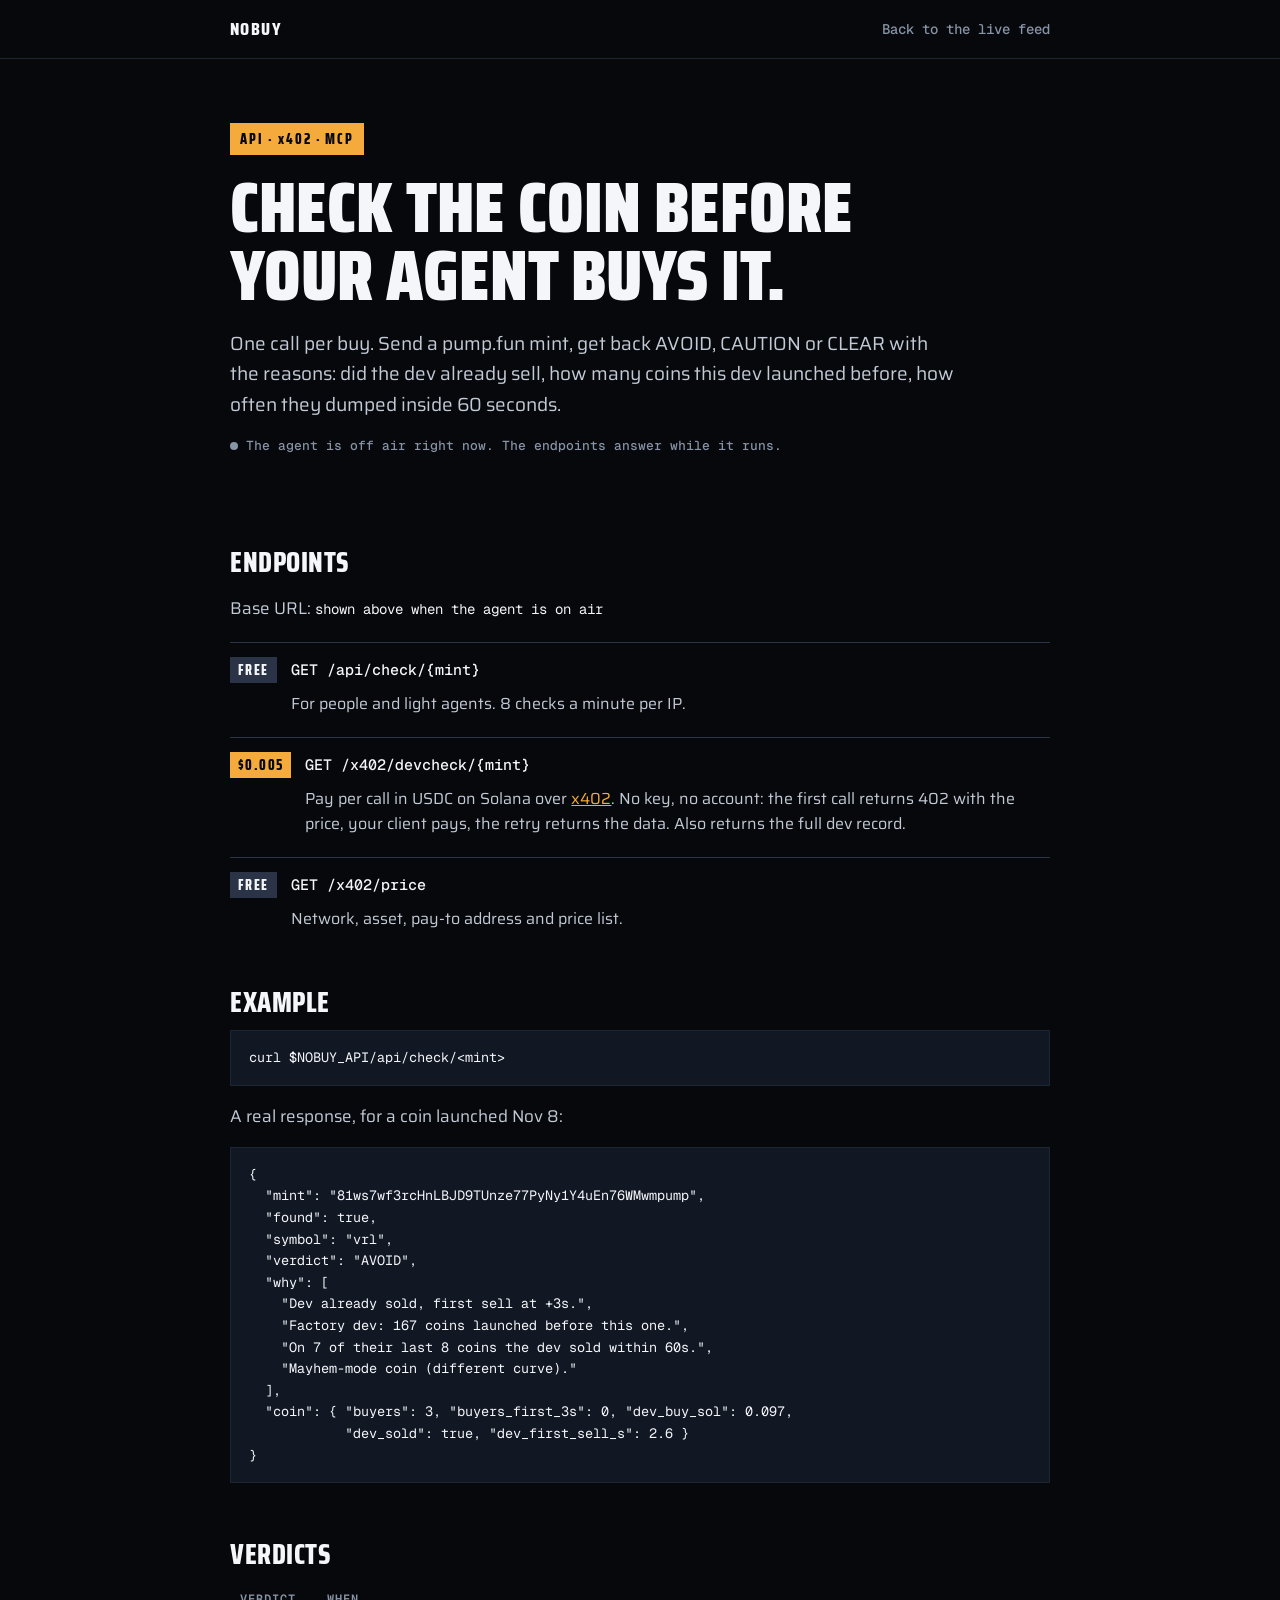
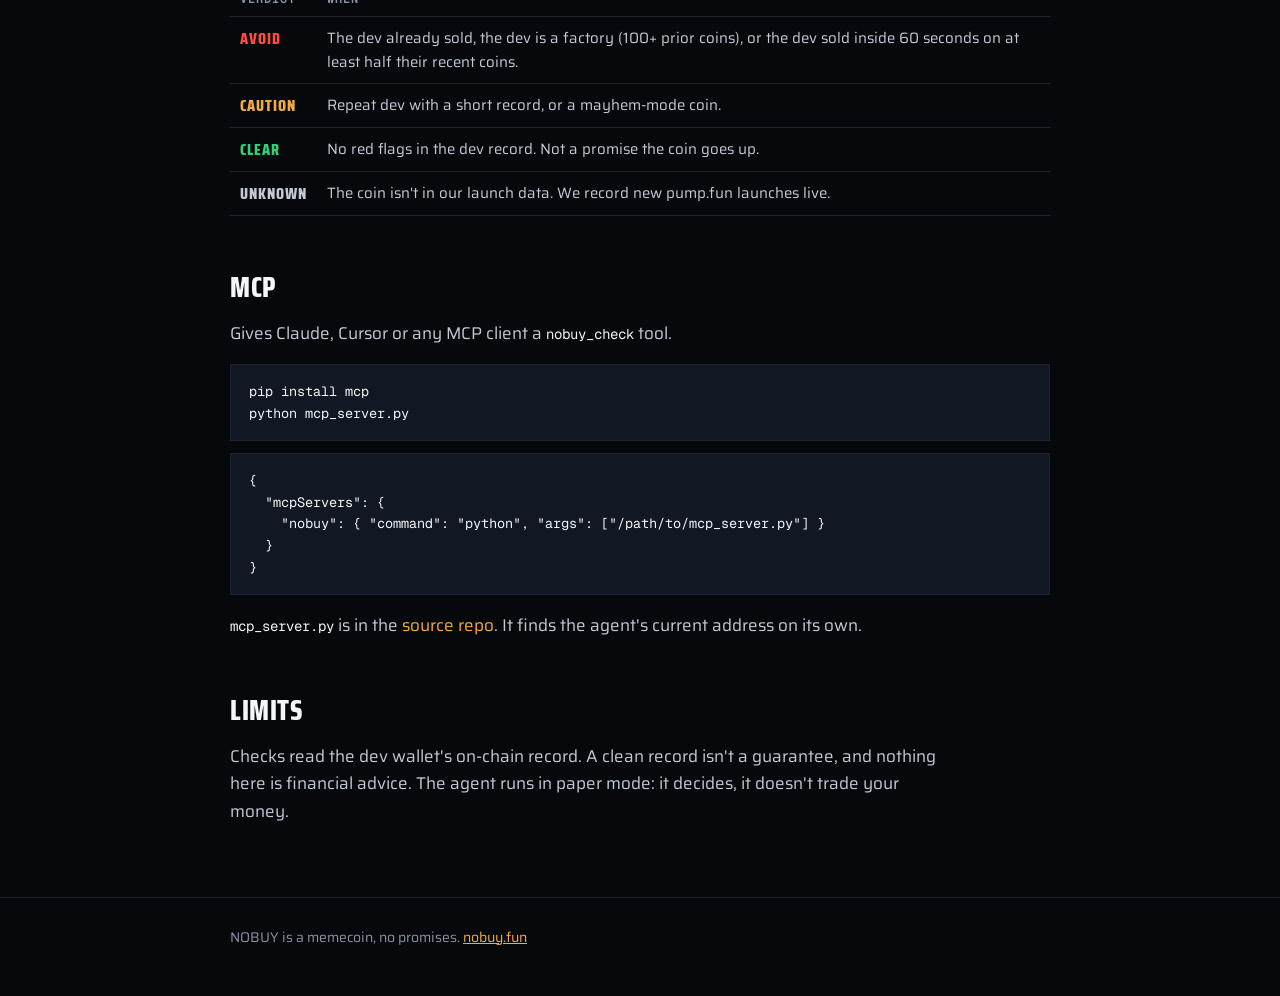
<file: site/docs.html>
<!doctype html>
<html lang="en">
<head>
<meta charset="utf-8">
<meta name="viewport" content="width=device-width, initial-scale=1, viewport-fit=cover">
<title>NOBUY API: check a coin before your agent buys it</title>
<meta name="description" content="One call before every pump.fun buy. Free endpoint, pay-per-call x402 endpoint, and an MCP tool for agents.">
<meta name="theme-color" content="#06080c">
<link rel="icon" href="favicon-32.png" type="image/png" sizes="32x32">
<link rel="preconnect" href="https://fonts.googleapis.com">
<link rel="preconnect" href="https://fonts.gstatic.com" crossorigin>
<link href="https://fonts.googleapis.com/css2?family=Saira+Condensed:wght@700;800;900&family=Saira:wght@400;500;600&family=Geist+Mono:wght@400;500&display=swap" rel="stylesheet">
<script src="config.js"></script>
<style>
:root{--pitch:#06080c;--turf:#111723;--line:#1d2533;--line2:#2a3446;--chalk:#f4f6f9;--chalk2:#c3cad6;--chalk3:#8893a5;--amber:#f4ab3c;--red:#ff4d3f;--green:#2fd17a;
  --cond:'Saira Condensed',sans-serif;--sans:'Saira',system-ui,sans-serif;--mono:'Geist Mono',ui-monospace,monospace;color-scheme:dark}
*{box-sizing:border-box}
body{margin:0;background:var(--pitch);color:var(--chalk2);font:400 17px/1.6 var(--sans)}
.wrap{max-width:860px;margin:0 auto;padding-left:max(20px,env(safe-area-inset-left,0px));padding-right:max(20px,env(safe-area-inset-right,0px))}
nav{border-bottom:1px solid var(--line)}
nav .wrap{display:flex;justify-content:space-between;align-items:center;height:58px}
nav a{color:var(--chalk);text-decoration:none;font:800 18px var(--cond);letter-spacing:.08em}
nav a.back{font:500 14px var(--mono);letter-spacing:0;color:var(--chalk3)}
nav a.back:hover{color:var(--amber)}
header{padding-block:64px 24px}
.tag{display:inline-flex;font:800 14px var(--cond);letter-spacing:.14em;background:var(--amber);color:#07090d;padding:5px 10px}
h1{font:900 clamp(40px,7vw,72px)/.95 var(--cond);color:var(--chalk);text-transform:uppercase;margin:18px 0 18px;text-wrap:balance}
.lede{font-size:19px;max-width:56ch;margin:0}
h2{font:800 28px/1.1 var(--cond);color:var(--chalk);text-transform:uppercase;letter-spacing:.02em;margin:56px 0 12px}
p{max-width:66ch}
code{font:400 14px var(--mono);color:var(--chalk)}
pre{background:var(--turf);border:1px solid var(--line);padding:16px 18px;overflow-x:auto;font:400 13.5px/1.6 var(--mono);color:var(--chalk);margin:12px 0}
.ep{display:grid;grid-template-columns:auto 1fr;gap:4px 14px;align-items:baseline;border-top:1px solid var(--line2);padding-top:14px;margin-top:20px}
.m{font:800 14px var(--cond);letter-spacing:.1em;padding:2px 8px;background:var(--line2);color:var(--chalk)}
.m.paid{background:var(--amber);color:#07090d}
.ep b{font:500 15px var(--mono);color:var(--chalk);overflow-wrap:anywhere}
.ep p{grid-column:2;margin:4px 0 0;font-size:16px}
table{border-collapse:collapse;width:100%;font-size:15px}
.tbl{overflow-x:auto;margin:12px 0}
th,td{text-align:left;padding:9px 10px;border-bottom:1px solid var(--line);vertical-align:top}
th{font:600 12px var(--mono);letter-spacing:.08em;text-transform:uppercase;color:var(--chalk3)}
td:first-child{font:800 16px var(--cond);letter-spacing:.06em;white-space:nowrap}
.avoid{color:var(--red)}.caution{color:var(--amber)}.clear{color:var(--green)}
.status{font:500 13px var(--mono);color:var(--chalk3);margin-top:18px;max-width:none}
.status i{display:inline-block;width:8px;height:8px;border-radius:50%;background:var(--chalk3);margin-right:8px}
.status.on i{background:var(--green)}
footer{border-top:1px solid var(--line);margin-top:72px;padding-block:28px 48px;font-size:14px;color:var(--chalk3)}
a{color:var(--amber)}
:focus-visible{outline:2px solid var(--amber);outline-offset:2px}
</style>
</head>
<body>
<nav><div class="wrap"><a href="./">NOBUY</a><a class="back" href="./">Back to the live feed</a></div></nav>
<main class="wrap">
<header>
  <span class="tag">API · x402 · MCP</span>
  <h1>Check the coin before your agent buys it.</h1>
  <p class="lede">One call per buy. Send a pump.fun mint, get back AVOID, CAUTION or CLEAR with the reasons: did the dev already sell, how many coins this dev launched before, how often they dumped inside 60 seconds.</p>
  <p class="status" id="status"><i></i><span id="statusText">Checking whether the agent is on air…</span></p>
</header>

<h2>Endpoints</h2>
<p>Base URL: <code id="base">shown above when the agent is on air</code></p>
<div class="ep"><span class="m">FREE</span><b>GET /api/check/{mint}</b><p>For people and light agents. 8 checks a minute per IP.</p></div>
<div class="ep"><span class="m paid">$0.005</span><b>GET /x402/devcheck/{mint}</b><p>Pay per call in USDC on Solana over <a href="https://www.x402.org/" target="_blank" rel="noopener noreferrer">x402</a>. No key, no account: the first call returns 402 with the price, your client pays, the retry returns the data. Also returns the full dev record.</p></div>
<div class="ep"><span class="m">FREE</span><b>GET /x402/price</b><p>Network, asset, pay-to address and price list.</p></div>

<h2>Example</h2>
<pre>curl <span id="exBase">$NOBUY_API</span>/api/check/&lt;mint&gt;</pre>
<p>A real response, for a coin launched Nov 8:</p>
<pre>{
  "mint": "81ws7wf3rcHnLBJD9TUnze77PyNy1Y4uEn76WMwmpump",
  "found": true,
  "symbol": "vrl",
  "verdict": "AVOID",
  "why": [
    "Dev already sold, first sell at +3s.",
    "Factory dev: 167 coins launched before this one.",
    "On 7 of their last 8 coins the dev sold within 60s.",
    "Mayhem-mode coin (different curve)."
  ],
  "coin": { "buyers": 3, "buyers_first_3s": 0, "dev_buy_sol": 0.097,
            "dev_sold": true, "dev_first_sell_s": 2.6 }
}</pre>

<h2>Verdicts</h2>
<div class="tbl"><table>
<tr><th>Verdict</th><th>When</th></tr>
<tr><td class="avoid">AVOID</td><td>The dev already sold, the dev is a factory (100+ prior coins), or the dev sold inside 60 seconds on at least half their recent coins.</td></tr>
<tr><td class="caution">CAUTION</td><td>Repeat dev with a short record, or a mayhem-mode coin.</td></tr>
<tr><td class="clear">CLEAR</td><td>No red flags in the dev record. Not a promise the coin goes up.</td></tr>
<tr><td>UNKNOWN</td><td>The coin isn't in our launch data. We record new pump.fun launches live.</td></tr>
</table></div>

<h2>MCP</h2>
<p>Gives Claude, Cursor or any MCP client a <code>nobuy_check</code> tool.</p>
<pre>pip install mcp
python mcp_server.py</pre>
<pre>{
  "mcpServers": {
    "nobuy": { "command": "python", "args": ["/path/to/mcp_server.py"] }
  }
}</pre>
<p><code>mcp_server.py</code> is in the <a id="ghlink" href="https://github.com/Raw300DEV/nobuy" target="_blank" rel="noopener noreferrer">source repo</a>. It finds the agent's current address on its own.</p>

<h2>Limits</h2>
<p>Checks read the dev wallet's on-chain record. A clean record isn't a guarantee, and nothing here is financial advice. The agent runs in paper mode: it decides, it doesn't trade your money.</p>
</main>
<footer><div class="wrap">NOBUY is a memecoin, no promises. <a href="./">nobuy.fun</a></div></footer>
<script>
(async () => {
  const S = window.SITE || {}, api = (S.api || '').replace(/\/$/, '');
  const st = document.getElementById('status'), tx = document.getElementById('statusText');
  if (!S.ca) document.getElementById('ghlink').removeAttribute('href');
  if (!api) { tx.textContent = 'The agent is off air right now. The endpoints answer while it runs.'; return; }
  document.getElementById('base').textContent = api; document.getElementById('exBase').textContent = api;
  try { const r = await fetch(api + '/x402/price', { cache: 'no-store' }); if (!r.ok) throw 0; st.classList.add('on'); tx.textContent = 'On air. Endpoints are live.'; }
  catch { tx.textContent = "The agent isn't answering right now. Try again in a minute."; }
})();
</script>
</body>
</html>
</file>
